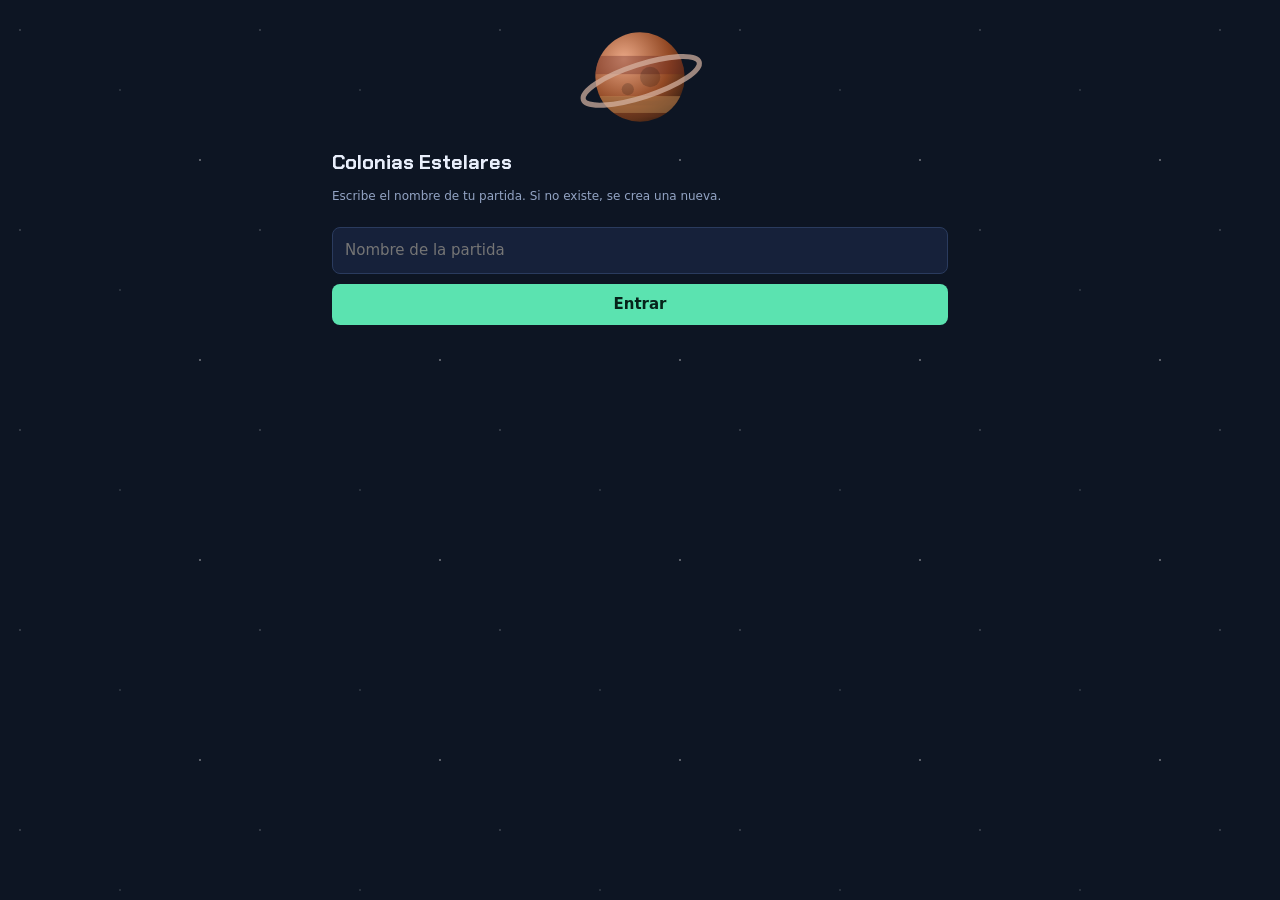
<file: index.html>
<!DOCTYPE html>
<html lang="es"><head><meta charset="utf-8">
<meta name="viewport" content="width=device-width,initial-scale=1,viewport-fit=cover,maximum-scale=1">
<title>Colonias Estelares</title>
<link href="https://fonts.googleapis.com/css2?family=Chakra+Petch:wght@500;700&display=swap" rel="stylesheet">
<script>const BUILD=67;document.write('<link rel="stylesheet" href="css/style.css?v='+BUILD+'">')</script></head><body>
<div id="toast"></div><div id="md" style="display:none;position:fixed;inset:0;background:#000a;z-index:20;align-items:center;justify-content:center;padding:16px"></div><div id="app"></div>
<script>const MODS=['util','state','data','rules','engine','events','counter','actions','dismantle','demolish','convoy','supply','routes','recall','expedition','storage','session','raids','diplomacy','trade','objectives','history','stats','ark','confirm','ui-art','ui-core','ui-views','render','main'];MODS.forEach(m=>document.write('<script src="js/'+m+'.js?v='+BUILD+'"><\/script>'))</script></body></html>
</file>
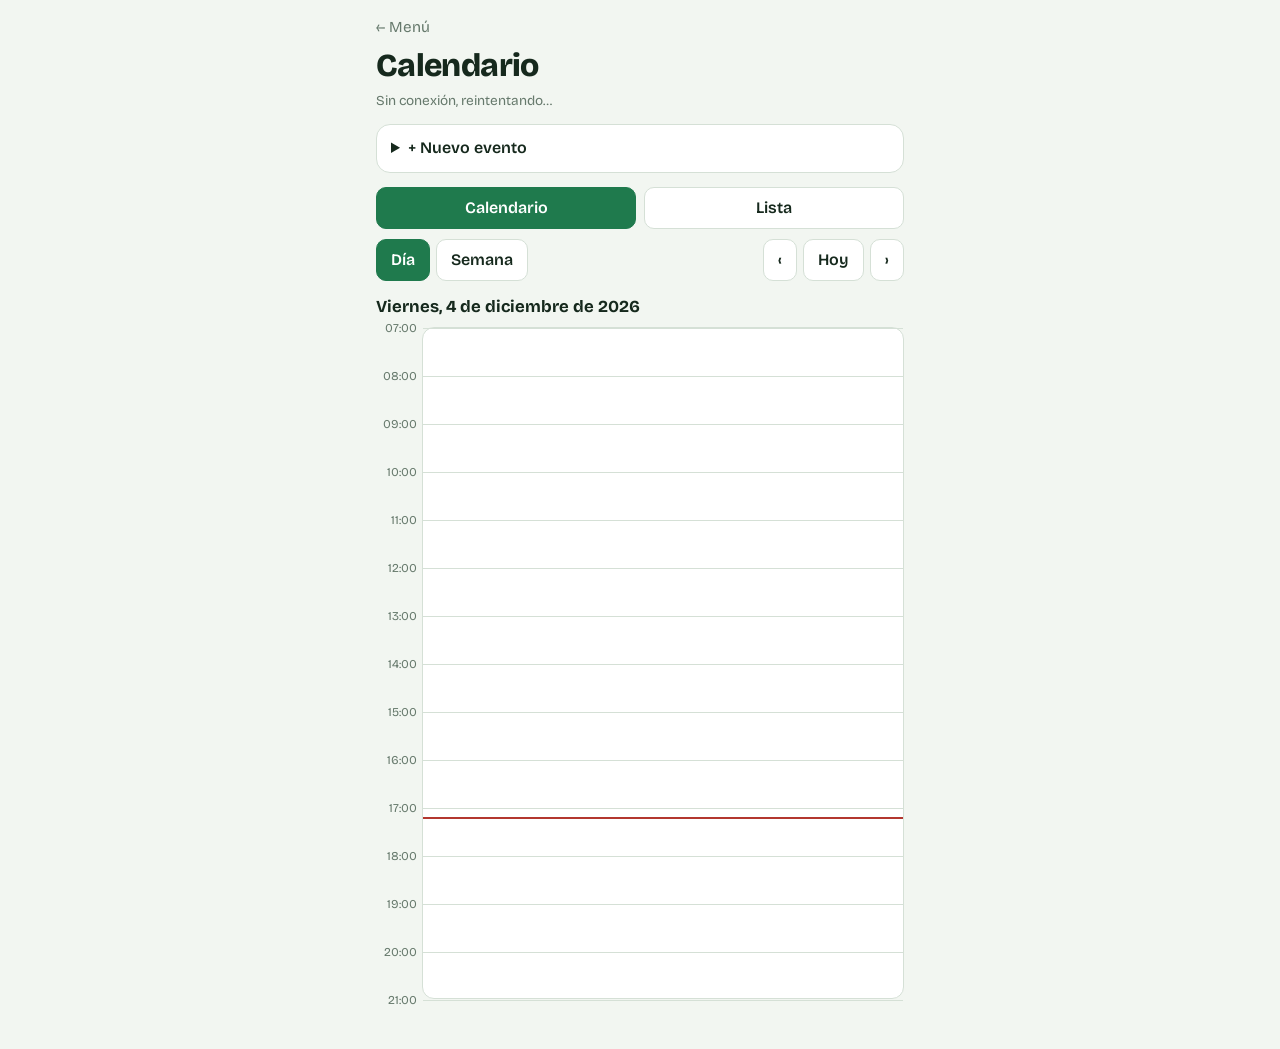
<file: calendario.html>
<!DOCTYPE html>
<html lang="es">
<head>
<meta charset="utf-8">
<meta name="viewport" content="width=device-width, initial-scale=1, viewport-fit=cover">
<title>Calendario</title>
<link rel="stylesheet" href="https://fonts.googleapis.com/css2?family=Bricolage+Grotesque:wght@400;600;800&display=swap">
<style>
:root{--bg:#f2f6f1;--surface:#fff;--ink:#16291d;--muted:#66796c;--line:#d5e0d6;--accent:#1f7a4d;--accent-ink:#fff;--danger:#b3372f;--blk:#d9eee2;color-scheme:light;box-sizing:border-box;padding-top:env(safe-area-inset-top,0px);padding-bottom:env(safe-area-inset-bottom,0px)}
@media (prefers-color-scheme:dark){:root{--bg:#101a14;--surface:#18271d;--ink:#e6f0e8;--muted:#92a89a;--line:#2a3d30;--accent:#4fc08a;--accent-ink:#0b1a11;--danger:#ef8179;--blk:#234a35;color-scheme:dark}}
*{box-sizing:border-box}
body{margin:0;background:var(--bg);color:var(--ink);font-family:"Bricolage Grotesque",system-ui,-apple-system,"Segoe UI",Roboto,sans-serif;line-height:1.4}
main{max-width:560px;margin:0 auto;padding:16px 16px 40px}
a.back{color:var(--muted);text-decoration:none;font-size:.95rem}
h1{font-size:2rem;font-weight:800;margin:6px 0 2px;letter-spacing:-.02em}
h2{font-size:1.05rem;margin:14px 0 8px}
h3{font-size:.95rem;margin:0 0 6px}
h2::first-letter,h3::first-letter{text-transform:uppercase}
.sync{color:var(--muted);font-size:.85rem;margin:0 0 14px}
button{font:inherit;font-weight:600;border:0;border-radius:10px;cursor:pointer;background:var(--surface);color:var(--ink);padding:9px 14px;border:1px solid var(--line)}
button:focus-visible,input:focus-visible,summary:focus-visible{outline:2px solid var(--accent);outline-offset:2px}
button.on{background:var(--accent);color:var(--accent-ink);border-color:var(--accent)}
details{background:var(--surface);border:1px solid var(--line);border-radius:14px;padding:12px 14px;margin-bottom:14px}
summary{cursor:pointer;font-weight:600}
form{display:grid;gap:10px;margin-top:12px}
.row{display:grid;grid-template-columns:1fr 1fr;gap:10px}
label{display:grid;gap:4px;font-size:.8rem;color:var(--muted)}
input[type=text],input[type=date],input[type=time]{font:inherit;font-size:1rem;padding:11px 12px;border:1.5px solid var(--line);border-radius:10px;background:var(--bg);color:var(--ink);width:100%;min-width:0}
.add{background:var(--accent);color:var(--accent-ink);border-color:var(--accent);padding:12px}
.tabs,.bar{display:flex;gap:8px;margin-bottom:10px}
.tabs button{flex:1}
.bar{justify-content:space-between;align-items:center}
.bar>div{display:flex;gap:6px}
.day{background:var(--surface);border:1px solid var(--line);border-radius:14px;padding:12px 14px;margin-bottom:10px}
.day.today{border-color:var(--accent);box-shadow:0 0 0 1px var(--accent)}
.none{color:var(--muted);margin:0;font-size:.9rem}
.ev{display:flex;align-items:center;justify-content:space-between;gap:8px;padding:8px 10px;margin-top:6px;background:var(--bg);border-left:4px solid var(--accent);border-radius:8px}
.ev.past{opacity:.5}
.tx{min-width:0;word-break:break-word}
.tx small{display:block;color:var(--muted)}
.del{background:none;border:0;color:var(--muted);font-size:1.3rem;padding:2px 8px;line-height:1}
.chk{display:flex;flex-direction:row;align-items:center;gap:8px;margin-bottom:10px;font-size:.9rem}
.tl{position:relative;margin:4px 0 10px 46px;background:var(--surface);border:1px solid var(--line);border-radius:12px}
.hl{position:absolute;left:0;right:0;border-top:1px solid var(--line)}
.hh{position:absolute;left:-46px;top:-9px;width:40px;text-align:right;font-size:.75rem;color:var(--muted)}
.evs{position:absolute;left:4px;right:4px;top:0;bottom:0}
.blk{position:absolute;background:var(--blk);border-left:4px solid var(--accent);border-radius:6px;padding:2px 6px;font-size:.85rem;line-height:1.2;overflow:hidden;cursor:pointer;word-break:break-word}
.blk small{display:block;color:var(--muted);font-size:.75rem}
.now{position:absolute;left:0;right:0;border-top:2px solid var(--danger);z-index:2}
.dng{color:var(--danger)}
.tm{width:50px;flex:none;font-size:.8rem;color:var(--muted);white-space:pre-line;text-align:center;line-height:1.25;cursor:pointer}
.tx{flex:1}
.gh{cursor:pointer}
.gh::after{content:" ›";color:var(--muted)}
.wkd{margin-bottom:20px}
.wkd .tl{margin-top:16px;margin-bottom:6px}
.gh.tdy{color:var(--accent)}
</style>
</head>
<body>
<main>
<a class="back" href="./">← Menú</a>
<h1>Calendario</h1>
<p class="sync" id="sync"></p>
<details id="new"><summary>+ Nuevo evento</summary>
<form id="f" autocomplete="off">
<input type="text" id="t" placeholder="Título del evento" aria-label="Título del evento" required>
<div class="row"><label>Fecha<input type="date" id="d" required></label><label>Hasta (opcional)<input type="date" id="e"></label></div>
<div class="row"><label>Hora de inicio (opcional)<input type="time" id="h1"></label><label>Hora de fin (opcional)<input type="time" id="h2"></label></div>
<button class="add" id="sub" type="submit">Guardar evento</button>
<div class="row"><button type="button" id="cancel" hidden>Cancelar</button><button type="button" id="delete" class="dng" hidden>Borrar evento</button></div>
</form></details>
<nav class="tabs"><button data-v="cal" class="on">Calendario</button><button data-v="lst">Lista</button></nav>
<section id="cal">
<div class="bar"><div id="seg"><button data-m="dia" class="on">Día</button><button data-m="sem">Semana</button></div><div><button id="prev" aria-label="Anterior">‹</button><button id="today">Hoy</button><button id="next" aria-label="Siguiente">›</button></div></div>
<h2 id="range"></h2><div id="grid"></div>
</section>
<section id="lst" hidden>
<label class="chk"><input type="checkbox" id="past"> Ver eventos pasados</label>
<div id="all"></div>
</section>
</main>
<script>
/* Pega aquí la dirección de tu base de datos de Firebase, entre las comillas. */
var DB_URL="https://lista-compra-3e6a2-default-rtdb.europe-west1.firebasedatabase.app";

var KEY="eventos-v1",ev=[],pend=0,view="cal",mode="dia";
function $(i){return document.getElementById(i)}
function noop(){}
function pad(n){return(n<10?"0":"")+n}
function ymd(x){return x.getFullYear()+"-"+pad(x.getMonth()+1)+"-"+pad(x.getDate())}
function pd(s){var a=s.split("-");return new Date(+a[0],+a[1]-1,+a[2])}
function addD(x,n){return new Date(x.getFullYear(),x.getMonth(),x.getDate()+n)}
function monday(x){return addD(x,-((x.getDay()+6)%7))}
function fmt(x,o){return x.toLocaleDateString("es-ES",o)}
var cur=pd(ymd(new Date()));
try{ev=JSON.parse(localStorage.getItem(KEY))||[]}catch(e){ev=[]}
if(!Array.isArray(ev))ev=[];
function save(){lastJ="";try{localStorage.setItem(KEY,JSON.stringify(ev))}catch(e){}}
function setStatus(s){$("sync").textContent=!DB_URL?"Modo local: los eventos solo están en este móvil":s==="off"?"Sin conexión, reintentando…":"Sincronizado con el calendario compartido"}
function api(method,path,body){
if(!DB_URL)return Promise.resolve(null);
pend++;
return fetch(DB_URL.replace(/\/$/,"")+path+".json",{method:method,headers:{"Content-Type":"application/json"},body:body===undefined?undefined:JSON.stringify(body)})
.then(function(r){if(!r.ok)throw new Error(r.status);return r.json()})
.then(function(d){pend--;setStatus("ok");return d},function(e){pend--;setStatus("off");throw e})}
function sync(){
if(!DB_URL||pend>0||document.hidden)return;
api("GET","/eventos").then(function(d){
if(pend>0)return;
var arr=[];
if(d)Object.keys(d).forEach(function(k){var v=d[k];if(v&&v.t&&v.d)arr.push({id:k,t:v.t,d:v.d,e:v.e||"",h1:v.h1||"",h2:v.h2||"",ts:v.ts||0})});
arr.sort(function(a,b){return a.id<b.id?-1:1});var j=JSON.stringify(arr);if(j===lastJ)return;ev=arr;save();lastJ=j;render()}).catch(noop)}
function item(x,tf){
var c=document.createElement("div");c.className="ev";
var tx=document.createElement("div");tx.className="tx";
var tt=document.createElement("strong");tt.textContent=x.t;tx.appendChild(tt);
var p=[];
if(!tf){if(x.h1)p.push(x.h1+(x.h2?"–"+x.h2:""));else if(x.h2)p.push("hasta las "+x.h2)}
if(x.e&&x.e>x.d)p.push(fmt(pd(x.d),{day:"numeric",month:"short"})+" → "+fmt(pd(x.e),{day:"numeric",month:"short"}));
if(p.length){var m=document.createElement("small");m.textContent=p.join(" · ");tx.appendChild(m)}
var b=document.createElement("button");b.className="del";b.type="button";b.textContent="×";b.setAttribute("aria-label","Borrar "+x.t);
b.onclick=function(){ev=ev.filter(function(y){return y!==x});save();render();api("DELETE","/eventos/"+x.id).catch(noop)};
if(tf){var tm=document.createElement("div");tm.className="tm";tm.textContent=x.h1?x.h1+(x.h2?"\n"+x.h2:""):"Todo\nel día";tm.onclick=function(){startEdit(x)};c.appendChild(tm)}
tx.style.cursor="pointer";tx.onclick=function(){startEdit(x)};
c.appendChild(tx);c.appendChild(b);return c}
function dayEvents(s){return ev.filter(function(x){return x.d<=s&&s<=(x.e||x.d)}).sort(function(a,b){return a.h1.localeCompare(b.h1)})}
function block(dt,noHead){
var s=ymd(dt),b=document.createElement("div");b.className="day"+(s===ymd(new Date())?" today":"");
if(!noHead){var h=document.createElement("h3");h.textContent=fmt(dt,{weekday:"long",day:"numeric",month:"long"});h.className="gh";h.onclick=function(){mode="dia";cur=dt;render()};b.appendChild(h)}
var l=dayEvents(s);
if(!l.length){var p=document.createElement("p");p.className="none";p.textContent="Sin eventos";b.appendChild(p)}
l.forEach(function(x){b.appendChild(item(x,!noHead))});return b}
var editId=null,wkKey="",lastJ="";
function tmin(h){return+h.slice(0,2)*60+ +h.slice(3,5)}
function layout(l){
var cols=[],grp=[],gEnd=0;
function flush(){var n=cols.length;grp.forEach(function(o){o.n=n});grp=[];cols=[]}
l.forEach(function(o){
if(grp.length&&o.s>=gEnd){flush();gEnd=0}
var c=0;while(cols[c]!==undefined&&cols[c]>o.s)c++;
cols[c]=o.e;o.c=c;grp.push(o);gEnd=Math.max(gEnd,o.e)});
flush();return l}
function dayView(dt,wk){
var s=ymd(dt),w=document.createElement("div"),all=[],tm=[];
if(wk){w.className="wkd";var hh=document.createElement("h3");hh.className="gh"+(s===ymd(new Date())?" tdy":"");hh.textContent=fmt(dt,{weekday:"long",day:"numeric",month:"long"});hh.onclick=function(){mode="dia";cur=dt;render()};w.appendChild(hh)}
dayEvents(s).forEach(function(x){(x.h1&&!(x.e&&x.e>x.d)?tm:all).push(x)});
if(all.length){var a=document.createElement("div");a.className="day";var h=document.createElement("h3");h.textContent="Todo el día";a.appendChild(h);all.forEach(function(x){a.appendChild(item(x))});w.appendChild(a)}
var L=tm.map(function(x){var st=tmin(x.h1),en=x.h2?tmin(x.h2):st+60;if(en<=st)en=st+60;return{x:x,s:st,e:Math.max(en,st+30)}}).sort(function(a,b){return a.s-b.s});
var from=wk?1440:420,to=wk?0:1260;
L.forEach(function(o){from=Math.min(from,Math.floor(o.s/60)*60);to=Math.max(to,Math.ceil(o.e/60)*60)});
if(wk&&!L.length){if(!all.length){var np=document.createElement("p");np.className="none";np.textContent="Sin eventos";w.appendChild(np)}return w}
to=Math.min(to,1440);
var P=0.8,tl=document.createElement("div");tl.className="tl";tl.style.height=(to-from)*P+"px";
for(var m=from;m<=to;m+=60){var hl=document.createElement("div");hl.className="hl";hl.style.top=(m-from)*P+"px";var sp=document.createElement("span");sp.className="hh";sp.textContent=pad(m/60)+":00";hl.appendChild(sp);tl.appendChild(hl)}
var ec=document.createElement("div");ec.className="evs";
layout(L).forEach(function(o){
var b=document.createElement("div");b.className="blk";
b.style.top=(o.s-from)*P+"px";b.style.height=Math.max((o.e-o.s)*P-2,18)+"px";
b.style.left="calc("+o.c+" / "+o.n+" * 100%)";b.style.width="calc(100% / "+o.n+" - 3px)";
var t=document.createElement("strong");t.textContent=o.x.t;
var sm=document.createElement("small");sm.textContent=o.x.h1+(o.x.h2?"–"+o.x.h2:"");
b.appendChild(t);b.appendChild(sm);b.onclick=function(){startEdit(o.x)};ec.appendChild(b)});
tl.appendChild(ec);
if(s===ymd(new Date())){var n=new Date(),nm=n.getHours()*60+n.getMinutes();if(nm>=from&&nm<=to){var nl=document.createElement("div");nl.className="now";nl.style.top=(nm-from)*P+"px";tl.appendChild(nl)}}
w.appendChild(tl);return w}
function isPast(x){
var td=ymd(new Date()),ed=x.e||x.d;
if(ed<td)return true;
if(ed>td||(!x.h1&&!x.h2))return false;
var n=new Date(),nm=n.getHours()*60+n.getMinutes(),en=x.h2?tmin(x.h2):tmin(x.h1)+60;
return en<=nm}
function startEdit(x){
editId=x.id;$("t").value=x.t;$("d").value=x.d;$("e").value=x.e||"";$("h1").value=x.h1||"";$("h2").value=x.h2||"";
$("new").open=true;$("new").querySelector("summary").textContent="Editar evento";
$("sub").textContent="Guardar cambios";$("cancel").hidden=false;$("delete").hidden=false;window.scrollTo(0,0)}
function endEdit(){
editId=null;$("f").reset();$("d").value=ymd(cur);$("new").querySelector("summary").textContent="+ Nuevo evento";
$("sub").textContent="Guardar evento";$("cancel").hidden=true;$("delete").hidden=true;$("new").open=false}
function render(){
$("cal").hidden=view!=="cal";$("lst").hidden=view!=="lst";
document.querySelectorAll(".tabs button").forEach(function(b){b.classList.toggle("on",b.dataset.v===view)});
document.querySelectorAll("#seg button").forEach(function(b){b.classList.toggle("on",b.dataset.m===mode)});
var g=$("grid"),osc=g.querySelector(".wks"),sl=osc?osc.scrollLeft:null;g.innerHTML="";
if(mode==="dia"){$("range").textContent=fmt(cur,{weekday:"long",day:"numeric",month:"long",year:"numeric"});g.appendChild(dayView(cur))}
else{var m=monday(cur);$("range").textContent="Semana del "+fmt(m,{day:"numeric",month:"short"})+" al "+fmt(addD(m,6),{day:"numeric",month:"short",year:"numeric"});
for(var i=0;i<7;i++)g.appendChild(dayView(addD(m,i),true))}
var a=$("all");a.innerHTML="";
function sec(l,title){
var last="";
if(title){var t=document.createElement("h2");t.textContent=title;a.appendChild(t)}
l.forEach(function(x){
if(x.d!==last){last=x.d;var h=document.createElement("h3");h.style.marginTop="14px";h.textContent=fmt(pd(x.d),{weekday:"long",day:"numeric",month:"long",year:"numeric"});a.appendChild(h)}
var it=item(x);if(isPast(x))it.classList.add("past");a.appendChild(it)})}
var up=ev.filter(function(x){return!isPast(x)}).sort(function(x,y){return(x.d+x.h1).localeCompare(y.d+y.h1)});
var pa=ev.filter(isPast).sort(function(x,y){return(y.d+y.h1).localeCompare(x.d+x.h1)});
if(!up.length){var n=document.createElement("p");n.className="none";n.textContent="No hay eventos próximos.";a.appendChild(n)}
sec(up);
if($("past").checked&&pa.length)sec(pa,"Pasados")}
document.querySelectorAll(".tabs button").forEach(function(b){b.onclick=function(){view=b.dataset.v;render()}});
document.querySelectorAll("#seg button").forEach(function(b){b.onclick=function(){mode=b.dataset.m;render()}});
$("prev").onclick=function(){cur=addD(cur,mode==="dia"?-1:-7);render()};
$("next").onclick=function(){cur=addD(cur,mode==="dia"?1:7);render()};
$("today").onclick=function(){cur=pd(ymd(new Date()));render()};
$("past").onchange=render;
$("f").onsubmit=function(e2){
e2.preventDefault();
var t=$("t").value.trim(),d=$("d").value;if(!t||!d)return;
var en=$("e").value;if(en&&en<=d)en="";
var x=editId?ev.filter(function(y){return y.id===editId})[0]:null;
if(x){x.t=t;x.d=d;x.e=en;x.h1=$("h1").value;x.h2=$("h2").value}
else{x={id:editId||Date.now().toString(36)+Math.random().toString(36).slice(2,5),t:t,d:d,e:en,h1:$("h1").value,h2:$("h2").value,ts:Date.now()};ev.push(x)}
save();cur=pd(d);endEdit();render();
api("PUT","/eventos/"+x.id,{t:x.t,d:x.d,e:x.e,h1:x.h1,h2:x.h2,ts:x.ts}).catch(noop)};
$("cancel").onclick=endEdit;
$("delete").onclick=function(){
var id=editId;ev=ev.filter(function(y){return y.id!==id});save();endEdit();render();
api("DELETE","/eventos/"+id).catch(noop)};
$("d").value=ymd(new Date());
setStatus("ok");render();sync();
setInterval(sync,4000);
setInterval(function(){if(!document.hidden)render()},60000);
document.addEventListener("visibilitychange",function(){if(!document.hidden)sync()});
</script>
</body>
</html>
</file>
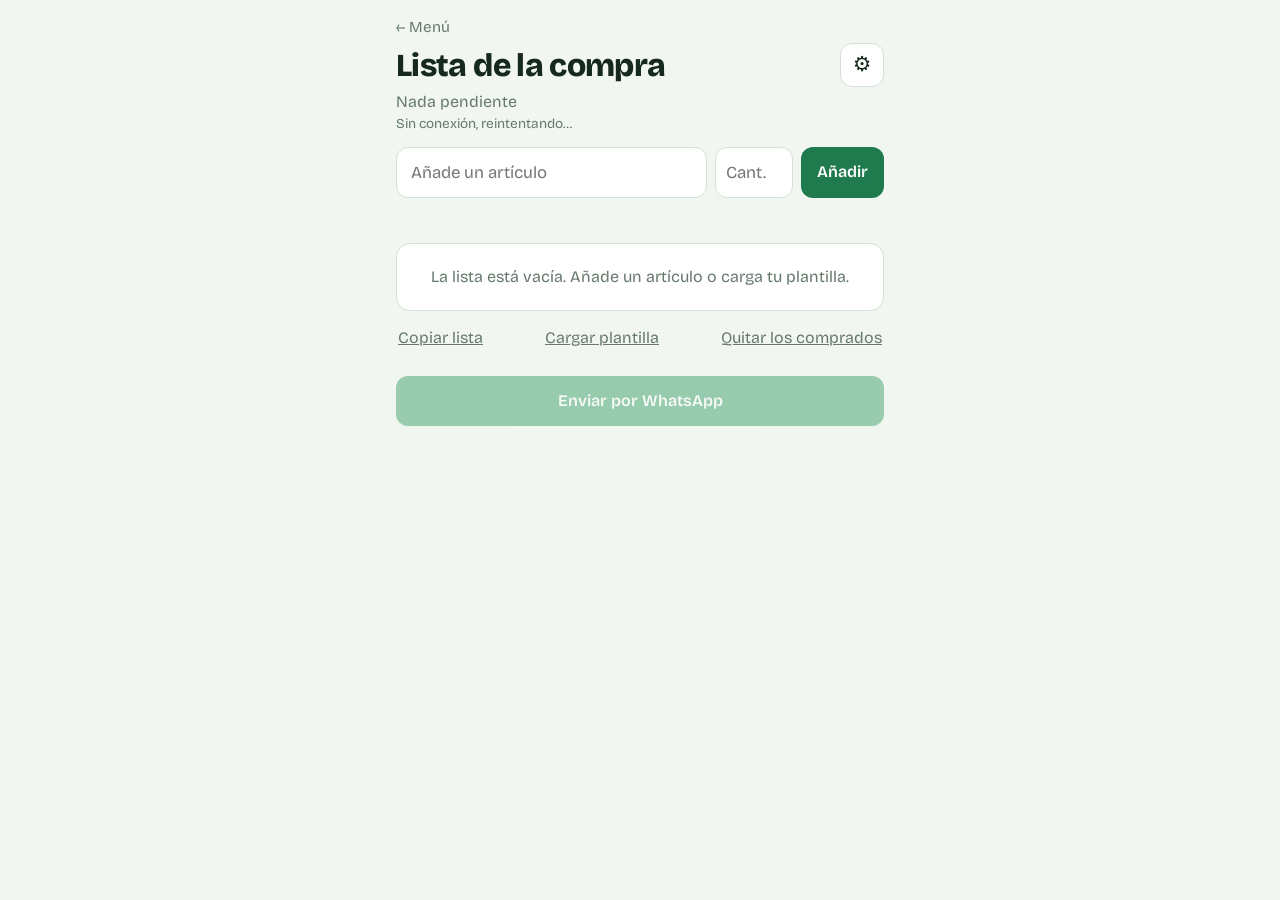
<file: lista.html>
<!DOCTYPE html>
<html lang="es">
<head>
<meta charset="utf-8">
<meta name="viewport" content="width=device-width, initial-scale=1, viewport-fit=cover">
<meta name="apple-mobile-web-app-capable" content="yes">
<title>Lista de la compra</title>
<link rel="stylesheet" href="https://fonts.googleapis.com/css2?family=Bricolage+Grotesque:wght@400;600;800&display=swap">
<style>
:root{--bg:#f2f6f1;--surface:#fff;--ink:#16291d;--muted:#66796c;--line:#d5e0d6;--accent:#1f7a4d;--accent-ink:#fff;--wa:#128c4a;--danger:#b3372f;color-scheme:light;
box-sizing:border-box;padding-top:env(safe-area-inset-top,0px);padding-bottom:env(safe-area-inset-bottom,0px)}
@media (prefers-color-scheme:dark){:root{--bg:#101a14;--surface:#18271d;--ink:#e6f0e8;--muted:#92a89a;--line:#2a3d30;--accent:#4fc08a;--accent-ink:#0b1a11;--wa:#3fbf78;--danger:#ef8179;color-scheme:dark}}
[hidden]{display:none!important}
*{box-sizing:border-box}
body{margin:0;background:var(--bg);color:var(--ink);font-family:"Bricolage Grotesque",system-ui,-apple-system,"Segoe UI",Roboto,sans-serif;line-height:1.4}
main{max-width:520px;margin:0 auto;padding:16px 16px 32px}
a.back{color:var(--muted);text-decoration:none;font-size:.95rem}
.head{display:flex;align-items:center;justify-content:space-between;gap:10px}
h1{font-size:2rem;font-weight:800;margin:6px 0 2px;letter-spacing:-.02em}
h2{font-size:1.1rem;margin:0 0 4px}
.count{color:var(--muted);margin:0}
.sync{color:var(--muted);font-size:.85rem;margin:0 0 14px}
.msg{color:var(--accent);font-size:.9rem;min-height:1.3em;margin:8px 0 0}
form{display:flex;gap:8px}
input[type=text]{flex:1;min-width:0;font:inherit;font-size:1.05rem;padding:13px 14px;border:1.5px solid var(--line);border-radius:12px;background:var(--surface);color:var(--ink)}
input.qty{flex:none;width:78px;padding-left:10px;padding-right:10px}
input[type=text]:focus{outline:2px solid var(--accent);outline-offset:1px}
button,.btn{font:inherit;font-weight:600;border:0;border-radius:12px;cursor:pointer;text-decoration:none;display:inline-flex;align-items:center;justify-content:center}
button:focus-visible,.btn:focus-visible,input[type=checkbox]:focus-visible{outline:2px solid var(--accent);outline-offset:2px}
.add{background:var(--accent);color:var(--accent-ink);padding:0 16px}
.gear{background:var(--surface);color:var(--ink);border:1px solid var(--line);width:44px;height:44px;font-size:1.3rem}
.gear[aria-expanded=true]{background:var(--accent);color:var(--accent-ink);border-color:var(--accent)}
.cfg{background:var(--surface);border:1px solid var(--line);border-radius:14px;padding:14px;margin:10px 0 16px}
.hint{color:var(--muted);font-size:.88rem;margin:0 0 10px}
.sug{display:flex;flex-wrap:wrap;gap:6px;margin-top:8px}
.chip{background:var(--surface);color:var(--ink);border:1px solid var(--line);border-radius:999px;padding:6px 12px;font-weight:400;font-size:.95rem}
ul{list-style:none;margin:18px 0 0;padding:0;background:var(--surface);border:1px solid var(--line);border-radius:14px;overflow:hidden}
.cfg ul{margin:12px 0 6px;background:var(--bg)}
li{display:flex;align-items:center;gap:12px;padding:12px 14px;border-bottom:1px solid var(--line)}
li:last-child{border-bottom:0}
li label{flex:1;display:flex;align-items:center;gap:12px;font-size:1.08rem;cursor:pointer;min-width:0;word-break:break-word}
.nm{flex:1;min-width:0;word-break:break-word}
.q{color:var(--muted);font-weight:600;font-size:.95rem;white-space:nowrap}
input[type=checkbox]{width:22px;height:22px;accent-color:var(--accent);flex:none}
li.done .nm,li.done .q{text-decoration:line-through;color:var(--muted)}
.del{background:none;color:var(--muted);font-size:1.3rem;padding:4px 10px;line-height:1}
.empty{display:block;color:var(--muted);text-align:center;padding:22px 14px}
.tools{display:flex;flex-wrap:wrap;justify-content:space-between;gap:4px 12px;margin-top:10px}
.link{background:none;color:var(--muted);font-weight:400;text-decoration:underline;padding:6px 2px}
.btn{display:flex;width:100%;margin-top:20px;padding:14px 10px;background:var(--wa);color:var(--accent-ink)}
.btn[aria-disabled=true]{opacity:.4;pointer-events:none}
.ef{display:flex;gap:6px;width:100%;align-items:center}
.ef input[type=text]{padding:10px;font-size:1rem}
.ef .add{padding:10px 14px}
li.editing{padding:8px 10px}
.wide{width:100%;padding:13px;margin-top:8px}
.ed{font-size:1.05rem;padding:4px 8px}
</style>
</head>
<body>
<main>
<a class="back" href="./">← Menú</a>
<div class="head"><h1>Lista de la compra</h1><button class="gear" id="gear" type="button" aria-label="Plantilla y ajustes" aria-expanded="false">⚙</button></div>
<p class="count" id="count"></p>
<p class="sync" id="sync"></p>
<section class="cfg" id="cfg" hidden>
<h2>Lista base</h2>
<p class="hint">Lo que guardes aquí se sugiere al escribir y puedes cargarlo de golpe con “Cargar plantilla”. La cantidad es opcional.</p>
<form id="bf" autocomplete="off"><input type="text" id="bn" placeholder="Artículo" aria-label="Artículo de la plantilla"><input type="text" id="bq" class="qty" placeholder="Cant." aria-label="Cantidad"><button class="add" type="submit">Añadir</button></form>
<ul id="blist"></ul>
<button class="link" id="fromList" type="button">Añadir a la plantilla lo que hay en la lista</button>
<p class="msg" id="cfgmsg" role="status"></p>
<button class="add wide" id="done" type="button">Hecho</button>
</section>
<div id="mainv">
<form id="f" autocomplete="off">
<input type="text" id="in" placeholder="Añade un artículo" aria-label="Nuevo artículo" enterkeyhint="done">
<input type="text" id="qty" class="qty" placeholder="Cant." aria-label="Cantidad (opcional)">
<button class="add" type="submit">Añadir</button>
</form>
<div class="sug" id="sug" hidden></div>
<p class="msg" id="msg" role="status"></p>
<ul id="list"></ul>
<div class="tools"><button class="link" id="copy" type="button">Copiar lista</button><button class="link" id="load" type="button">Cargar plantilla</button><button class="link" id="clear" type="button">Quitar los comprados</button></div>
<a class="btn" id="wa" target="_blank" rel="noopener">Enviar por WhatsApp</a>
</div>
</main>
<script>
/* Pega aquí la dirección de tu base de datos de Firebase, entre las comillas. */
var DB_URL="https://lista-compra-3e6a2-default-rtdb.europe-west1.firebasedatabase.app";

var KEY="lista-compra-v2",BKEY="lista-base-v1",items=[],base=[],pend=0,lastJ="",editId=null,bEditId=null;
function $(i){return document.getElementById(i)}
function noop(){}
function uid(){return Date.now().toString(36)+Math.random().toString(36).slice(2,5)}
function norm(s){return String(s).toLowerCase().normalize("NFD").replace(/[\u0300-\u036f]/g,"").trim()}
function loadLocal(k){try{var a=JSON.parse(localStorage.getItem(k));return Array.isArray(a)?a:[]}catch(e){return[]}}
items=loadLocal(KEY);base=loadLocal(BKEY);
function saveLocal(){lastJ="";try{localStorage.setItem(KEY,JSON.stringify(items));localStorage.setItem(BKEY,JSON.stringify(base))}catch(e){}}
function pending(){return items.filter(function(i){return!i.done})}
function link(){return/^https?:/.test(location.protocol)?"\n"+location.href.split(/[?#]/)[0]:""}
function line(i){return i.t+(i.q?" ("+i.q+")":"")}
function textOut(){return"\ud83d\uded2 *Lista de la compra*"+link()+"\n\n"+pending().map(function(i){return"\u25ab\ufe0f "+line(i)}).join("\n")}
function msg(t){$("msg").textContent=t;$("cfgmsg").textContent=t;clearTimeout(msg.h);msg.h=setTimeout(function(){$("msg").textContent="";$("cfgmsg").textContent=""},3500)}
function setStatus(s){
$("sync").textContent=!DB_URL?"Modo local: la lista solo está en este móvil":s==="off"?"Sin conexión, reintentando…":"Sincronizada con la lista compartida"}
function api(method,path,body){
if(!DB_URL)return Promise.resolve(null);
pend++;
return fetch(DB_URL.replace(/\/$/,"")+path+".json",{method:method,headers:{"Content-Type":"application/json"},body:body===undefined?undefined:JSON.stringify(body)})
.then(function(r){if(!r.ok)throw new Error(r.status);return r.json()})
.then(function(d){pend--;setStatus("ok");return d},function(e){pend--;setStatus("off");throw e})}
function sync(){
if(!DB_URL||pend>0||document.hidden||editId||bEditId)return;
Promise.all([api("GET","/lista"),api("GET","/base")]).then(function(r){
if(pend>0||editId||bEditId)return;
var arr=[],barr=[],d=r[0],bd=r[1];
if(d)Object.keys(d).forEach(function(k){var v=d[k];if(v&&v.t)arr.push({id:k,t:v.t,q:v.q||"",done:!!v.done,ts:v.ts||0})});
if(bd)Object.keys(bd).forEach(function(k){var v=bd[k];if(v&&v.t)barr.push({id:k,t:v.t,q:v.q||"",ts:v.ts||0})});
arr.sort(function(a,b){return a.ts-b.ts});
barr.sort(function(a,b){return norm(a.t)<norm(b.t)?-1:1});
var j=JSON.stringify([arr,barr]);if(j===lastJ)return;
items=arr;base=barr;saveLocal();lastJ=j;render();renderCfg();renderSug()}).catch(noop)}
function render(){
var ul=$("list");ul.innerHTML="";
if(!items.length){var e=document.createElement("li");e.className="empty";e.textContent="La lista está vacía. Añade un artículo o carga tu plantilla.";ul.appendChild(e)}
items.forEach(function(it){
if(editId===it.id){ul.appendChild(editRow(it,false,function(){editId=null;render();renderSug()}));return}
var li=document.createElement("li");if(it.done)li.className="done";
var lb=document.createElement("label");
var cb=document.createElement("input");cb.type="checkbox";cb.checked=it.done;
cb.onchange=function(){it.done=cb.checked;saveLocal();render();api("PATCH","/lista/"+it.id,{done:it.done}).catch(noop)};
var sp=document.createElement("span");sp.className="nm";sp.textContent=it.t;
lb.appendChild(cb);lb.appendChild(sp);
if(it.q){var q=document.createElement("span");q.className="q";q.textContent=it.q;lb.appendChild(q)}
var d=document.createElement("button");d.className="del";d.type="button";d.textContent="×";d.setAttribute("aria-label","Borrar "+it.t);
d.onclick=function(){items=items.filter(function(x){return x!==it});saveLocal();render();api("DELETE","/lista/"+it.id).catch(noop)};
var ed=document.createElement("button");ed.className="del ed";ed.type="button";ed.textContent="\u270e";ed.setAttribute("aria-label","Editar "+it.t);ed.onclick=function(){editId=it.id;render()};
li.appendChild(lb);li.appendChild(ed);li.appendChild(d);ul.appendChild(li)});
var n=pending().length;
$("count").textContent=n?n+(n===1?" artículo pendiente":" artículos pendientes"):"Nada pendiente";
$("wa").href="https://wa.me/?text="+encodeURIComponent(textOut());
$("wa").setAttribute("aria-disabled",n?"false":"true")}
function editRow(o,isBase,done){
var li=document.createElement("li");li.className="editing";
var f=document.createElement("form");f.className="ef";f.autocomplete="off";
var n=document.createElement("input");n.type="text";n.value=o.t;n.setAttribute("aria-label","Nombre");
var q=document.createElement("input");q.type="text";q.className="qty";q.value=o.q||"";q.placeholder="Cant.";q.setAttribute("aria-label","Cantidad");
var s=document.createElement("button");s.type="submit";s.className="add";s.textContent="\u2713";s.setAttribute("aria-label","Guardar");
var c=document.createElement("button");c.type="button";c.className="del";c.textContent="\u2715";c.setAttribute("aria-label","Cancelar");
f.onsubmit=function(ev){ev.preventDefault();var t=n.value.trim();if(!t)return;o.t=t;o.q=q.value.trim();saveLocal();api("PATCH",(isBase?"/base/":"/lista/")+o.id,{t:o.t,q:o.q}).catch(noop);done()};
c.onclick=function(){done()};
f.appendChild(n);f.appendChild(q);f.appendChild(s);f.appendChild(c);li.appendChild(f);
setTimeout(function(){n.focus()},0);return li}
function renderSug(){
var v=norm($("in").value),box=$("sug");box.innerHTML="";
if(!v){box.hidden=true;return}
var have={};items.forEach(function(i){if(!i.done)have[norm(i.t)]=1});
var m=base.filter(function(b){var n=norm(b.t);return n.indexOf(v)>-1&&!have[n]});
m.sort(function(a,b){return(norm(a.t).indexOf(v)===0?0:1)-(norm(b.t).indexOf(v)===0?0:1)});
m.slice(0,6).forEach(function(b){
var c=document.createElement("button");c.type="button";c.className="chip";c.textContent=line(b);
c.onclick=function(){$("in").value=b.t;if(!$("qty").value)$("qty").value=b.q||"";box.hidden=true;$("in").focus()};
box.appendChild(c)});
box.hidden=!m.length}
function renderCfg(){
var ul=$("blist");ul.innerHTML="";
if(!base.length){var e=document.createElement("li");e.className="empty";e.textContent="Todavía no hay artículos en la plantilla.";ul.appendChild(e)}
base.slice().sort(function(a,b){return norm(a.t)<norm(b.t)?-1:1}).forEach(function(b){
if(bEditId===b.id){ul.appendChild(editRow(b,true,function(){bEditId=null;renderCfg();renderSug()}));return}
var li=document.createElement("li");
var sp=document.createElement("span");sp.className="nm";sp.textContent=b.t;li.appendChild(sp);
if(b.q){var q=document.createElement("span");q.className="q";q.textContent=b.q;li.appendChild(q)}
var d=document.createElement("button");d.className="del";d.type="button";d.textContent="×";d.setAttribute("aria-label","Quitar "+b.t+" de la plantilla");
d.onclick=function(){base=base.filter(function(x){return x!==b});saveLocal();renderCfg();renderSug();api("DELETE","/base/"+b.id).catch(noop)};
var ed=document.createElement("button");ed.className="del ed";ed.type="button";ed.textContent="\u270e";ed.setAttribute("aria-label","Editar "+b.t);ed.onclick=function(){bEditId=b.id;renderCfg()};
li.appendChild(ed);li.appendChild(d);ul.appendChild(li)})}
$("in").oninput=renderSug;
$("f").onsubmit=function(ev){
ev.preventDefault();var v=$("in").value.trim();if(!v)return;
var it={id:uid(),t:v,q:$("qty").value.trim(),done:false,ts:Date.now()};
items.push(it);$("in").value="";$("qty").value="";saveLocal();render();renderSug();$("in").focus();
api("PUT","/lista/"+it.id,{t:it.t,q:it.q,done:false,ts:it.ts}).catch(noop)};
$("bf").onsubmit=function(ev){
ev.preventDefault();var t=$("bn").value.trim(),q=$("bq").value.trim();if(!t)return;
var b=base.filter(function(x){return norm(x.t)===norm(t)})[0];
if(b){b.t=t;b.q=q}else{b={id:uid(),t:t,q:q,ts:Date.now()};base.push(b)}
saveLocal();renderCfg();$("bn").value="";$("bq").value="";$("bn").focus();
api("PUT","/base/"+b.id,{t:b.t,q:b.q,ts:b.ts}).catch(noop)};
$("gear").onclick=function(){
var c=$("cfg");c.hidden=!c.hidden;var op=!c.hidden;
$("gear").setAttribute("aria-expanded",String(op));$("mainv").hidden=op;$("count").hidden=op;
editId=null;bEditId=null;
if(op){renderCfg();window.scrollTo(0,0)}else{render();renderSug()}};
$("done").onclick=function(){$("gear").click()};
$("fromList").onclick=function(){
var have={},p={},n=0;base.forEach(function(b){have[norm(b.t)]=1});
items.forEach(function(i,k){
if(have[norm(i.t)])return;have[norm(i.t)]=1;
var b={id:uid()+k,t:i.t,q:i.q||"",ts:Date.now()+k};base.push(b);p[b.id]={t:b.t,q:b.q,ts:b.ts};n++});
if(!n){msg("No hay artículos nuevos para la plantilla");return}
saveLocal();renderCfg();api("PATCH","/base",p).catch(noop);
msg(n+(n===1?" artículo añadido":" artículos añadidos")+" a la plantilla")};
$("load").onclick=function(){
if(!base.length){msg("La plantilla está vacía. Créala en ⚙.");if($("cfg").hidden)$("gear").click();return}
var have={},p={},n=0;pending().forEach(function(i){have[norm(i.t)]=1});
base.forEach(function(b,k){
if(have[norm(b.t)])return;
var it={id:uid()+k,t:b.t,q:b.q||"",done:false,ts:Date.now()+k};items.push(it);p[it.id]={t:it.t,q:it.q,done:false,ts:it.ts};n++});
if(!n){msg("Todo lo de la plantilla ya está en la lista");return}
saveLocal();render();renderSug();api("PATCH","/lista",p).catch(noop);
msg(n+(n===1?" artículo añadido":" artículos añadidos")+" de la plantilla")};
$("clear").onclick=function(){
var gone=items.filter(function(i){return i.done});
if(!gone.length)return;
items=pending();saveLocal();render();renderSug();
var p={};gone.forEach(function(g){p[g.id]=null});
api("PATCH","/lista",p).catch(noop)};
$("copy").onclick=function(){
var t=textOut(),b=$("copy");
function ok(){b.textContent="Copiada";setTimeout(function(){b.textContent="Copiar lista"},1500)}
function fb(){var a=document.createElement("textarea");a.value=t;document.body.appendChild(a);a.select();try{document.execCommand("copy");ok()}catch(e){}document.body.removeChild(a)}
try{navigator.clipboard.writeText(t).then(ok,fb)}catch(e){fb()}};
setStatus("ok");render();renderCfg();sync();
setInterval(sync,4000);
document.addEventListener("visibilitychange",function(){if(!document.hidden)sync()});
</script>
</body>
</html>
</file>
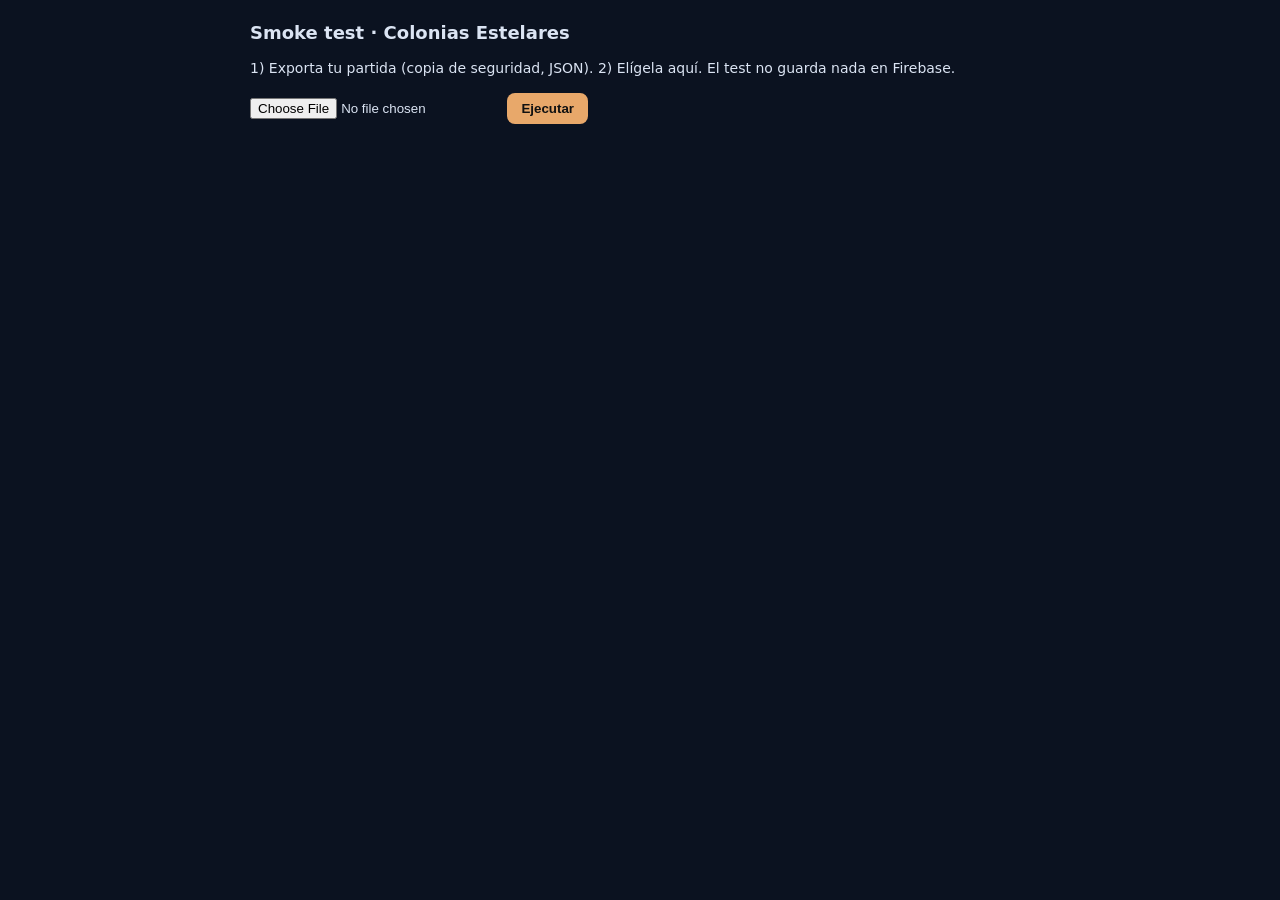
<file: smoke.html>
<!doctype html>
<html lang="es"><meta charset="utf-8">
<meta name="viewport" content="width=device-width,initial-scale=1">
<title>Smoke test · Colonias Estelares</title>
<!-- Smoke test: abre ../index.html en un iframe, le inyecta una partida exportada (JSON),
     recorre colonias × 7 pestañas + modales y avisa de errores de JS, pestañas vacías y textos con undefined/NaN.
     Lee/escribe: solo el iframe y localStorage (je_code/je_v/je_sp, que restaura al acabar). No entra en MODS.
     No debe: guardar en Firebase (red, save y sesión quedan anulados en el iframe). Requiere http(s), no file://. -->
<style>
body{font:14px/1.4 system-ui,sans-serif;background:#0b1220;color:#dbe4f3;max-width:780px;margin:20px auto;padding:0 12px}
h1{font-size:18px}.b{background:#e8a86a;color:#111;border:0;border-radius:8px;padding:8px 14px;font-weight:600;cursor:pointer}
#sum{font-size:16px;font-weight:700;margin:14px 0}.ok{color:#6fd48a}.ko{color:#ff7b7b}.wa{color:#e8c46a}
table{border-collapse:collapse;width:100%;margin-top:8px}td,th{border-bottom:1px solid #26344f;padding:4px 6px;text-align:left;font-size:13px}
iframe{width:420px;height:520px;border:1px solid #26344f;border-radius:8px;margin-top:12px;background:#000}
code{background:#16213a;padding:1px 4px;border-radius:4px}
</style>
<h1>Smoke test · Colonias Estelares</h1>
<p>1) Exporta tu partida (copia de seguridad, JSON). 2) Elígela aquí. El test no guarda nada en Firebase.</p>
<p><input type="file" id="f" accept=".json,application/json"> <button class="b" id="go" disabled>Ejecutar</button></p>
<div id="sum"></div><div id="out"></div><div id="fr"></div>
<script>
const TABS=[['b','Edificios'],['i','Investigar'],['f','Flota'],['m','Mapa'],['r','Saqueos'],['x','Comercio'],['q','Colas']];
const LS=['je_code','je_v','je_sp'];let saved=null,txt='';
const lsOut=()=>{if(saved)LS.forEach(k=>saved[k]==null?localStorage.removeItem(k):localStorage.setItem(k,saved[k]));saved=null};
addEventListener('pagehide',lsOut);
f.onchange=()=>{const r=new FileReader();r.onload=()=>{txt=r.result;go.disabled=false};r.readAsText(f.files[0])};
go.onclick=()=>run().catch(e=>{sum.innerHTML='<span class=ko>Fallo del test: '+e.message+'</span>';lsOut()});
const sleep=ms=>new Promise(r=>setTimeout(r,ms));
async function run(){
  go.disabled=true;out.innerHTML='';sum.textContent='Ejecutando…';
  let o=JSON.parse(txt);if(o&&o.S&&!o.cs)o=o.S;
  if(!o||!Array.isArray(o.cs))throw new Error('el JSON no parece una partida (falta «cs»)');
  saved={};LS.forEach(k=>saved[k]=localStorage.getItem(k));LS.forEach(k=>localStorage.removeItem(k));
  const fr=document.createElement('iframe');fr.src='../index.html?smoke='+Date.now();document.getElementById('fr').append(fr);
  await new Promise(r=>fr.onload=r);await sleep(400);
  const w=fr.contentWindow,ev=c=>w.eval(c),errs=[];
  w.addEventListener('error',e=>errs.push(e.message));
  w.addEventListener('unhandledrejection',e=>errs.push('promesa: '+(e.reason&&e.reason.message||e.reason)));
  const ce=w.console.error;w.console.error=(...a)=>{errs.push('console.error: '+a.join(' '));ce.apply(w.console,a)};
  w.fetch=()=>Promise.reject(new Error('red bloqueada en el test'));
  for(const n of ['save','seClaim','seCheck','checkNew','autoBackup'])try{ev(n+'=function(){}')}catch(e){}
  const rows=[];let bad=0;
  const step=(name,fn)=>{const n0=errs.length;let st='ok',msg='';
    try{const r=fn();if(r){st=r.st;msg=r.msg}}catch(e){st='ko';msg=e.message}
    if(errs.length>n0){st='ko';msg+=' '+errs.slice(n0).join(' | ')}
    if(st==='ko')bad++;rows.push([name,st,msg])};
  ev('S='+JSON.stringify(JSON.stringify(o)).replace(/^/,'JSON.parse(')+')');
  step('prep',()=>{ev('dirty=false');ev('prep()')});
  step('norm',()=>ev('S.cs.forEach(p=>norm(p))'));
  step('advance',()=>ev('advance(Date.now())'));
  const n=ev('S.cs.length');
  for(let i=0;i<n;i++){
    const id=ev('S.cs['+i+'].id');
    step('colonia '+id,()=>ev('selPlanet('+JSON.stringify(id)+')'));
    for(const [k,nm] of TABS)step(nm+' (colonia '+id+')',()=>{
      ev("go('"+k+"')");ev('tick()');
      const t=w.document.body.innerText||'',bd=t.match(/\bundefined\b|\bNaN\b|\[object Object\]/);
      if(t.trim().length<40)return{st:'ko',msg:'pestaña vacía'};
      if(bd)return{st:'wa',msg:'contiene «'+bd[0]+'»'};
    });
  }
  for(const [nm,c] of [['Objetivos','openObj()'],['Historial','histOpen()']])
    step('modal '+nm,()=>{ev(c);const t=w.document.getElementById('md');ev('closeM()')});
  fr.remove();lsOut();
  const wa=rows.filter(r=>r[1]==='wa').length;
  sum.innerHTML=bad?'<span class=ko>✗ '+bad+' fallo(s)</span>':'<span class=ok>✓ Todo bien</span>'+(wa?' <span class=wa>· '+wa+' aviso(s)</span>':'')+' <span style="font-weight:400">· '+n+' colonia(s) × 7 pestañas + 2 modales</span>';
  const show=rows.filter(r=>r[1]!=='ok');
  out.innerHTML=show.length?'<table><tr><th>Paso</th><th>Resultado</th></tr>'+show.map(r=>'<tr><td>'+r[0]+'</td><td class='+r[1]+'>'+(r[1]==='ko'?'✗ ':'⚠ ')+r[2]+'</td></tr>').join('')+'</table>':'';
  go.disabled=false;
}
</script>
</html>
</file>
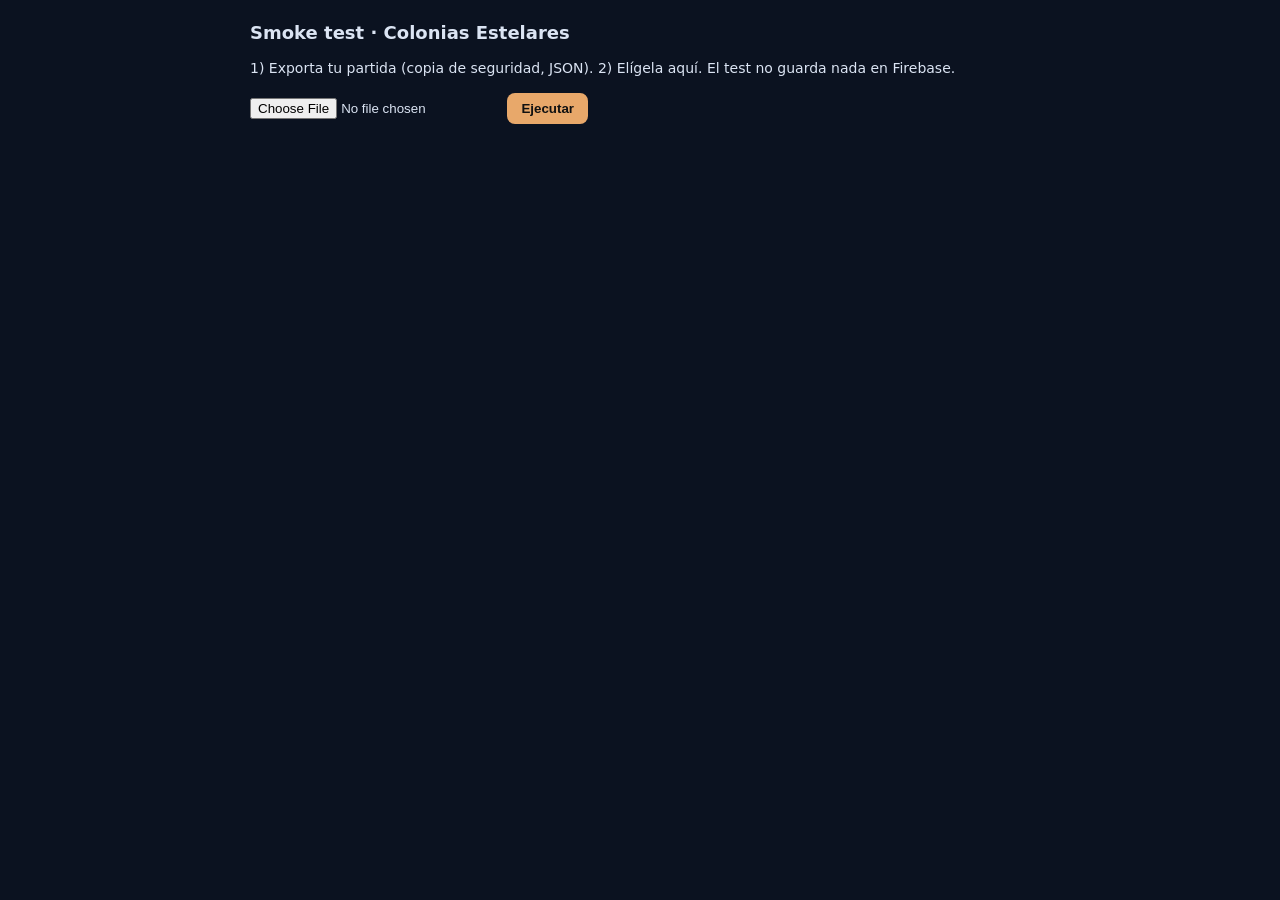
<file: test/smoke.html>
<!doctype html>
<html lang="es"><meta charset="utf-8">
<meta name="viewport" content="width=device-width,initial-scale=1">
<title>Smoke test · Colonias Estelares</title>
<!-- Smoke test: abre ../index.html en un iframe, le inyecta una partida exportada (JSON),
     recorre colonias × 5 pestañas (10 vistas con sus sub-pestañas) + modal de Objetivos y avisa de errores de JS, pestañas vacías y textos con undefined/NaN.
     Lee/escribe: solo el iframe y localStorage (je_code/je_v/je_sp, que restaura al acabar). No entra en MODS.
     No debe: guardar en Firebase (red, save y sesión quedan anulados en el iframe). Requiere http(s), no file://. -->
<style>
body{font:14px/1.4 system-ui,sans-serif;background:#0b1220;color:#dbe4f3;max-width:780px;margin:20px auto;padding:0 12px}
h1{font-size:18px}.b{background:#e8a86a;color:#111;border:0;border-radius:8px;padding:8px 14px;font-weight:600;cursor:pointer}
#sum{font-size:16px;font-weight:700;margin:14px 0}.ok{color:#6fd48a}.ko{color:#ff7b7b}.wa{color:#e8c46a}
table{border-collapse:collapse;width:100%;margin-top:8px}td,th{border-bottom:1px solid #26344f;padding:4px 6px;text-align:left;font-size:13px}
iframe{width:420px;height:520px;border:1px solid #26344f;border-radius:8px;margin-top:12px;background:#000}
code{background:#16213a;padding:1px 4px;border-radius:4px}
</style>
<h1>Smoke test · Colonias Estelares</h1>
<p>1) Exporta tu partida (copia de seguridad, JSON). 2) Elígela aquí. El test no guarda nada en Firebase.</p>
<p><input type="file" id="f" accept=".json,application/json"> <button class="b" id="go" disabled>Ejecutar</button></p>
<div id="sum"></div><div id="out"></div><div id="fr"></div>
<script>
const TABS=[["go('b')",'Colonia'],["go('i')",'Laboratorio'],["go('f')",'Astillero'],["go('m')",'Puerto · Colonización'],["go('r')",'Puerto · Saqueos'],["go('p');subGo('p','m')",'Puerto · Misiones'],["go('e');subGo('e','s')",'Imperio · Estadísticas'],["go('e');subGo('e','h')",'Imperio · Eventos'],["go('x')",'Imperio · Comercio'],["go('q')",'Imperio · Colas']];
const LS=['je_code','je_v','je_sp'];let saved=null,txt='';
const lsOut=()=>{if(saved)LS.forEach(k=>saved[k]==null?localStorage.removeItem(k):localStorage.setItem(k,saved[k]));saved=null};
addEventListener('pagehide',lsOut);
f.onchange=()=>{const r=new FileReader();r.onload=()=>{txt=r.result;go.disabled=false};r.readAsText(f.files[0])};
go.onclick=()=>run().catch(e=>{sum.innerHTML='<span class=ko>Fallo del test: '+e.message+'</span>';lsOut()});
const sleep=ms=>new Promise(r=>setTimeout(r,ms));
async function run(){
  go.disabled=true;out.innerHTML='';sum.textContent='Ejecutando…';
  let o=JSON.parse(txt);if(o&&o.S&&!o.cs)o=o.S;
  if(!o||!Array.isArray(o.cs))throw new Error('el JSON no parece una partida (falta «cs»)');
  saved={};LS.forEach(k=>saved[k]=localStorage.getItem(k));LS.forEach(k=>localStorage.removeItem(k));
  const fr=document.createElement('iframe');fr.src='../index.html?smoke='+Date.now();document.getElementById('fr').append(fr);
  await new Promise(r=>fr.onload=r);await sleep(400);
  const w=fr.contentWindow,ev=c=>w.eval(c),errs=[];
  w.addEventListener('error',e=>errs.push(e.message));
  w.addEventListener('unhandledrejection',e=>errs.push('promesa: '+(e.reason&&e.reason.message||e.reason)));
  const ce=w.console.error;w.console.error=(...a)=>{errs.push('console.error: '+a.join(' '));ce.apply(w.console,a)};
  w.fetch=()=>Promise.reject(new Error('red bloqueada en el test'));
  for(const n of ['save','seClaim','seCheck','checkNew','autoBackup'])try{ev(n+'=function(){}')}catch(e){}
  const rows=[];let bad=0;
  const step=(name,fn)=>{const n0=errs.length;let st='ok',msg='';
    try{const r=fn();if(r){st=r.st;msg=r.msg}}catch(e){st='ko';msg=e.message}
    if(errs.length>n0){st='ko';msg+=' '+errs.slice(n0).join(' | ')}
    if(st==='ko')bad++;rows.push([name,st,msg])};
  ev('S='+JSON.stringify(JSON.stringify(o)).replace(/^/,'JSON.parse(')+')');
  step('prep',()=>{ev('dirty=false');ev('prep()')});
  step('norm',()=>ev('S.cs.forEach(p=>norm(p))'));
  step('advance',()=>ev('advance(Date.now())'));
  const n=ev('S.cs.length');
  for(let i=0;i<n;i++){
    const id=ev('S.cs['+i+'].id');
    step('colonia '+id,()=>ev('selPlanet('+JSON.stringify(id)+')'));
    for(const [k,nm] of TABS)step(nm+' (colonia '+id+')',()=>{
      ev(k);ev('tick()');
      const t=w.document.body.innerText||'',bd=t.match(/\bundefined\b|\bNaN\b|\[object Object\]/);
      if(t.trim().length<40)return{st:'ko',msg:'pestaña vacía'};
      if(bd)return{st:'wa',msg:'contiene «'+bd[0]+'»'};
    });
  }
  for(const [nm,c] of [['Objetivos','openObj()']])
    step('modal '+nm,()=>{ev(c);const t=w.document.getElementById('md');ev('closeM()')});
  fr.remove();lsOut();
  const wa=rows.filter(r=>r[1]==='wa').length;
  sum.innerHTML=bad?'<span class=ko>✗ '+bad+' fallo(s)</span>':'<span class=ok>✓ Todo bien</span>'+(wa?' <span class=wa>· '+wa+' aviso(s)</span>':'')+' <span style="font-weight:400">· '+n+' colonia(s) × 10 vistas + 1 modal</span>';
  const show=rows.filter(r=>r[1]!=='ok');
  out.innerHTML=show.length?'<table><tr><th>Paso</th><th>Resultado</th></tr>'+show.map(r=>'<tr><td>'+r[0]+'</td><td class='+r[1]+'>'+(r[1]==='ko'?'✗ ':'⚠ ')+r[2]+'</td></tr>').join('')+'</table>':'';
  go.disabled=false;
}
</script>
</html>
</file>
<file: css/style.css>
:root{--sat:env(safe-area-inset-top,0px);--bg:#0d1523;--pn:#16213a;--ln:#2a3b5e;--tx:#e8eefb;--mu:#93a4c4;--m:#e8a86a;--c:#76d6f2;--g:#b9a2ff;--ok:#5be3b0}
*{box-sizing:border-box}
body{margin:0;color:var(--tx);font:15px/1.4 system-ui,sans-serif;background:var(--bg);
background-image:radial-gradient(1px 1px at 20px 30px,#fff8,transparent),radial-gradient(1px 1px at 120px 90px,#fff6,transparent),radial-gradient(1.5px 1.5px at 200px 160px,#fff9,transparent);background-size:240px 200px;background-attachment:fixed;
padding:0 0 calc(76px + env(safe-area-inset-bottom))}
body::before{content:'';position:fixed;top:0;left:0;right:0;height:var(--sat);background:var(--bg);z-index:5}
.hd{position:sticky;top:var(--sat);z-index:4;background:var(--bg);padding:4px 0 2px}
.top{padding-top:var(--sat)}
@media (hover:none){:root{--sat:max(env(safe-area-inset-top,0px),44px)}}
#app{max-width:640px;margin:0 auto;padding:12px}
h1,b,.lv,.rs strong{font-family:'Chakra Petch',system-ui,sans-serif}
h1{font-size:20px;margin:0}
.top{display:flex;justify-content:space-between;align-items:center;gap:8px;margin-bottom:10px}
.st{color:var(--mu);font-size:12px}
.tabs{display:flex;gap:6px;overflow-x:auto;padding-bottom:6px}
.tab{flex:none;display:flex;align-items:center;gap:6px;background:var(--pn);color:var(--tx);border:1px solid var(--ln);border-radius:20px;padding:6px 12px;font:inherit}
.tab.on{border-color:var(--ok)}
.orb{width:16px;height:16px;border-radius:50%;display:inline-block;flex:none}
.res{display:grid;grid-template-columns:repeat(3,1fr);gap:6px;margin:6px 0 12px}
.rs{background:var(--pn);border:1px solid var(--ln);border-radius:10px;padding:8px}
.rs span{font-size:12px}.rs strong{display:block;font-size:15px}.rs small{color:var(--mu);font-size:12px}
.full{color:#ff8a8a}
.m{color:var(--m)}.c{color:var(--c)}.g{color:var(--g)}
.card{background:var(--pn);border:1px solid var(--ln);border-radius:12px;padding:12px;margin-bottom:10px}
.card p{margin:4px 0 8px;color:var(--mu);font-size:13px}
.row{display:flex;justify-content:space-between;gap:8px;align-items:center}
.lv{font-size:13px;color:var(--mu)}
.chs{display:flex;flex-wrap:wrap;gap:6px;margin-bottom:8px}
.ch{font-style:normal;font-size:12px;border:1px solid var(--ln);border-radius:6px;padding:2px 6px}
button{font:inherit;cursor:pointer}
.card button,.go{width:100%;background:var(--ok);color:#06231a;border:0;border-radius:8px;padding:10px;font-weight:600}
button:disabled{background:#26344f!important;color:var(--mu)!important;cursor:default}
html{touch-action:manipulation}nav{z-index:10;touch-action:manipulation;position:fixed;left:0;right:0;bottom:0;display:flex;background:#0a111d;border-top:1px solid var(--ln);padding-bottom:env(safe-area-inset-bottom)}
nav button{flex:1;background:none;border:0;color:var(--mu);padding:14px 0;font-size:11px}
nav button:disabled{background:none!important;opacity:.35}
nav button.on{color:var(--ok);font-weight:700}
input{width:100%;padding:12px;border-radius:8px;border:1px solid var(--ln);background:var(--pn);color:var(--tx);font:inherit;margin:10px 0}
#toast{position:fixed;bottom:calc(64px + env(safe-area-inset-bottom));left:12px;right:12px;max-width:616px;margin:auto;background:var(--ok);color:#06231a;border-radius:10px;padding:10px 12px;font-weight:600;z-index:11;display:none;align-items:center;gap:10px}
.pl{display:flex;gap:10px;align-items:center}.pl .orb{width:34px;height:34px}
.tag{font-size:12px;color:var(--ok)}
.ch.lack{border-color:#ff8a8a;background:#3a1d24}
.tab.warn{border-color:#ffb547;color:#ffb547}
.hd .tab.on{background:#1d4d41;border-width:2px;border-color:var(--ok);color:#fff;font-weight:700}
.ic.sp{width:76px;height:76px;border:0;display:block;background:url(../img/edificios.webp) no-repeat;background-size:500% 500%;background-position:calc(var(--c)*25%) calc(var(--r)*25%)}
.ic.sp.off{opacity:.4;filter:grayscale(1)}.ic.sp.dmg{filter:grayscale(.7) brightness(.65)}
.ind{display:inline-flex;gap:2px;margin-left:4px}.ind i{font-style:normal;font-size:12px;opacity:.25;filter:grayscale(1)}.ind i.on{opacity:1;filter:none}
.tip{display:none}.tip.show{display:block}
.info{color:var(--mu);border:1px solid var(--ln);border-radius:50%;width:20px;height:20px;display:inline-grid;place-items:center;font-size:12px;margin-left:8px;cursor:pointer}
.obn{color:var(--ok);font-weight:700;font-size:13px;animation:pl 1.4s ease-in-out infinite}@keyframes pl{50%{opacity:.35}}
.card button.tab{width:auto;background:var(--pn);color:var(--tx);border:1px solid var(--ln);padding:6px 12px;font-weight:400}.card button.tab.on{border-color:var(--ok)}
.ms{display:flex;flex-wrap:wrap;gap:6px;margin-bottom:10px}.ms .ch{background:var(--pn);padding:4px 8px}
.ic{width:46px;height:46px;border-radius:12px;background:var(--bg);border:1px solid var(--ln);display:grid;place-items:center;flex:none;color:var(--ok)}
.ic.im{width:76px;height:76px;overflow:hidden;padding:0}.ic.im img{width:100%;height:100%;display:block}
.ic.m{color:var(--m)}.ic.c{color:var(--c)}.ic.g{color:var(--g)}
/* Modales (#md): fondo más oscuro (gana al estilo en línea del HTML) y sin scroll detrás cuando está abierta (display:flex puesto por JS) */
#md{background:#000e!important;overscroll-behavior:contain;touch-action:none}#md .card{overscroll-behavior:contain;touch-action:pan-y}
html:has(#md[style*="display: flex"]),body:has(#md[style*="display: flex"]){overflow:hidden}
</file>
